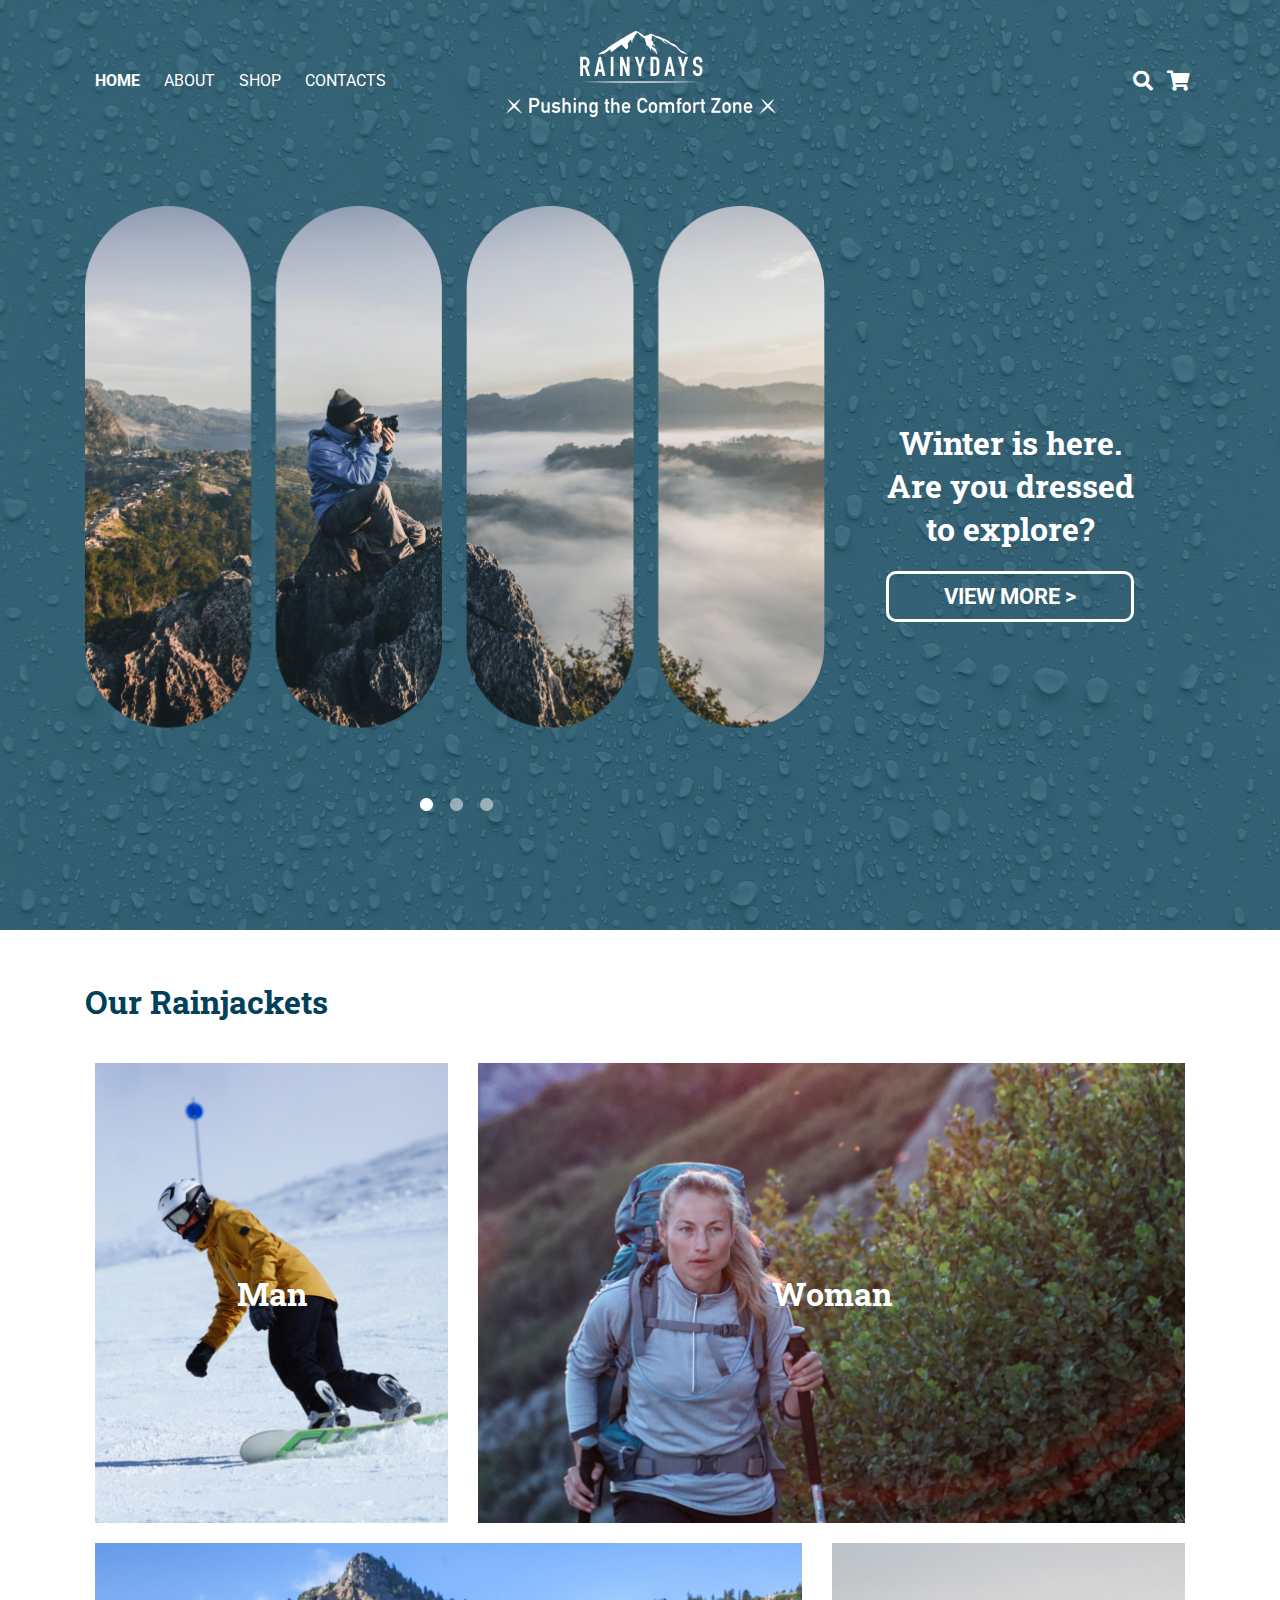
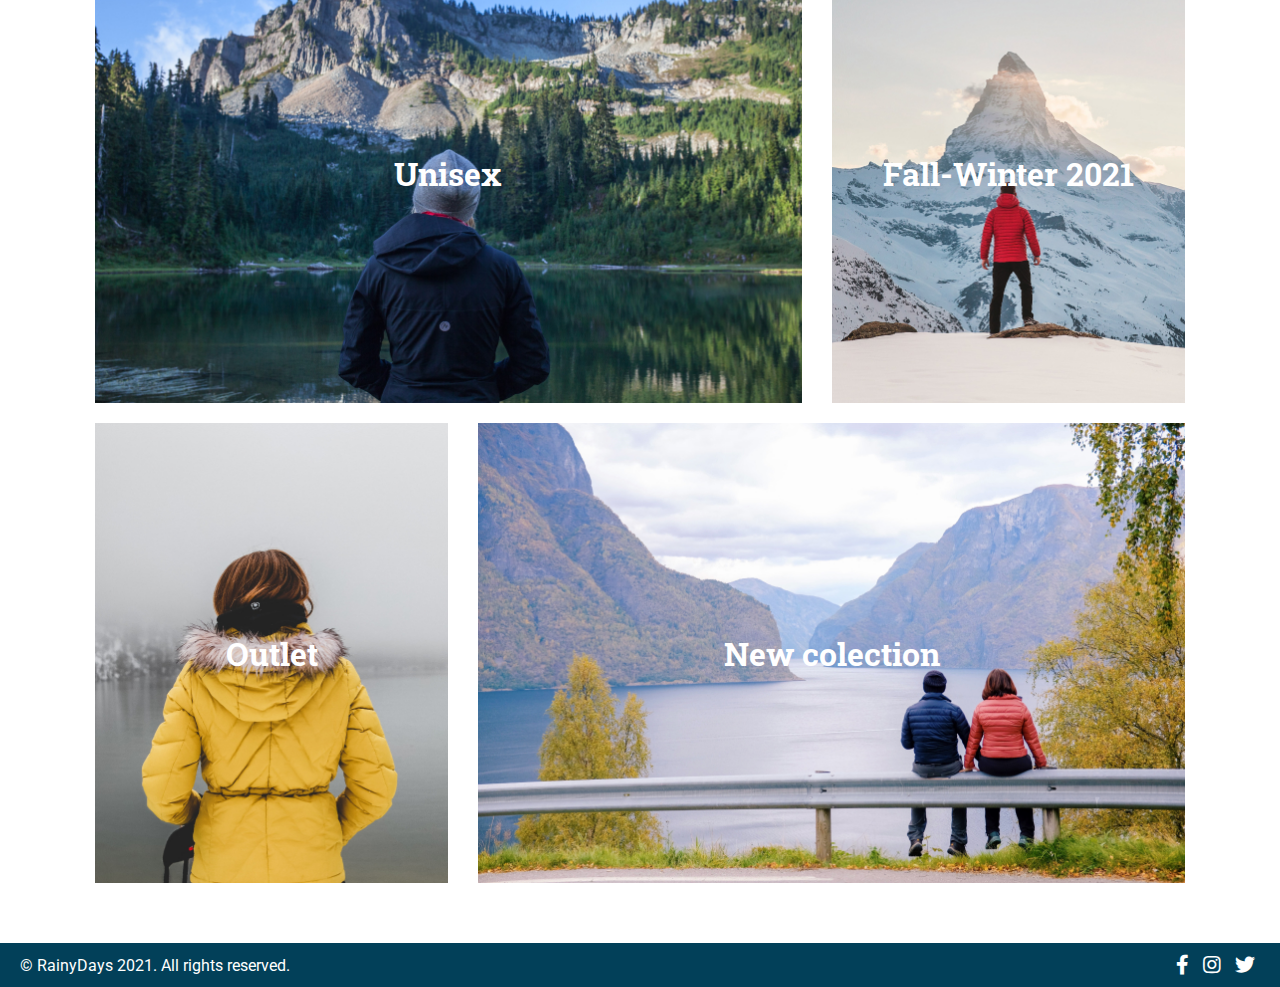
<file: index.html>
<!DOCTYPE html>
<html lang="en">
  <head>
    <meta charset="UTF-8" />
    <meta name="description" content="Durable and affordable Rainjackets" />
    <meta name="keywords" content="homepage,Jacket, onlinestore, Outdoors" />
    <meta name="author" content="Roxanne Franco" />
    <meta name="viewport" content="width=device-width, initial-scale=1.0" />
    <link rel="preconnect" href="https://fonts.googleapis.com" />
    <link rel="preconnect" href="https://fonts.gstatic.com" crossorigin />
    <link
      href="https://fonts.googleapis.com/css2?family=Roboto+Slab:wght@400;700&family=Roboto:wght@400;700&display=swap"
      rel="stylesheet"
    />
    <link rel="stylesheet" href="css/styles.css" />
    <link rel="stylesheet" href="css/all.css" />
    <title>RainyDays | Home</title>
  </head>
  <body class="page-home">
    <!--HEADER-->
    <header class="home-header">
      <div class="center-content">
        <div class="top-header">
          <nav class="menu">
            <ul>
              <li>
                <a class="active" href="#">HOME</a>
              </li>
              <li>
                <a href="about.html">ABOUT</a>
              </li>
              <li>
                <a href="shop.html">SHOP</a>
              </li>
              <li>
                <a href="contact.html">CONTACTS</a>
              </li>
            </ul>
          </nav>
          <!--LOGO-->
          <div class="logo">
            <img src="images/logo.png" alt="logo" />
          </div>
          <!--SEARCH AND CART-->
          <div class="search-cart">
            <ul>
              <li>
                <a href="#"><i class="fas fa-search"></i></a>
              </li>
              <li>
                <a id="shopping-cart" href="cart.html"><i class="fas fa-shopping-cart"></i></a>
                <span id="total-items"></span>
              </li>
            </ul>
          </div>
        </div>
        <div class="welcome-container">
          <div class="welcome-image">
            <img src="images/welcome+carousel.png" alt="photografer and landscapes" />
          </div>
          <div class="welcome-right">
            <h1 class="welcome-text">Winter is here. <span> Are you dressed </span> to explore?</h1>
            <a href="shop.html" class="welcome-button">View More ></a>
          </div>
        </div>
      </div>
    </header>

    <!--CATEGORIES-->
    <div class="categories-home container-margin">
      <div class="center-content">
        <h2 class="page-title">Our Rainjackets</h2>
      </div>
      <div class="container-gallery center-content">
        <div class="row">
          <div class="vertical-image">
            <img src="images/Rectangle8.jpg" alt="man snowboarding" />
            <a href="shop.html">Man</a>
          </div>
          <div class="horizontal-image">
            <img src="images/Rectangle10.jpg" alt="woman hiking" />
            <a href="shop.html">Woman</a>
          </div>
        </div>
        <div class="row">
          <div class="horizontal-image">
            <img src="images/Rectangle15.jpg" alt="person and landscaping" />
            <a href="shop.html">Unisex</a>
          </div>
          <div class="vertical-image">
            <img src="images/Rectangle13.jpg" alt="man on top of mountain" />
            <a href="shop.html">Fall-Winter 2021</a>
          </div>
        </div>
        <div class="row">
          <div class="vertical-image">
            <img src="images/Rectangle12.jpg" alt="woman using yellow jacket" />
            <a href="shop.html">Outlet</a>
          </div>
          <div class="horizontal-image">
            <img src="images/Rectangle11.jpg" alt="couple and landscape" />
            <a href="shop.html">New colection</a>
          </div>
        </div>
      </div>
    </div>

    <!--FOOTER-->
    <footer>
      <div class="copyrights">
        <p>&copy; RainyDays 2021. All rights reserved.</p>
      </div>
      <div class="socials">
        <ul>
          <li>
            <a href="https://www.facebook.com/"><i class="fab fa-facebook-f"></i></a>
          </li>
          <li>
            <a href="https://www.instagram.com/"><i class="fab fa-instagram"></i></a>
          </li>
          <li>
            <a href="https://twitter.com/?lang=en"><i class="fab fa-twitter"></i></a>
          </li>
        </ul>
      </div>
    </footer>
  </body>
</html>
</file>
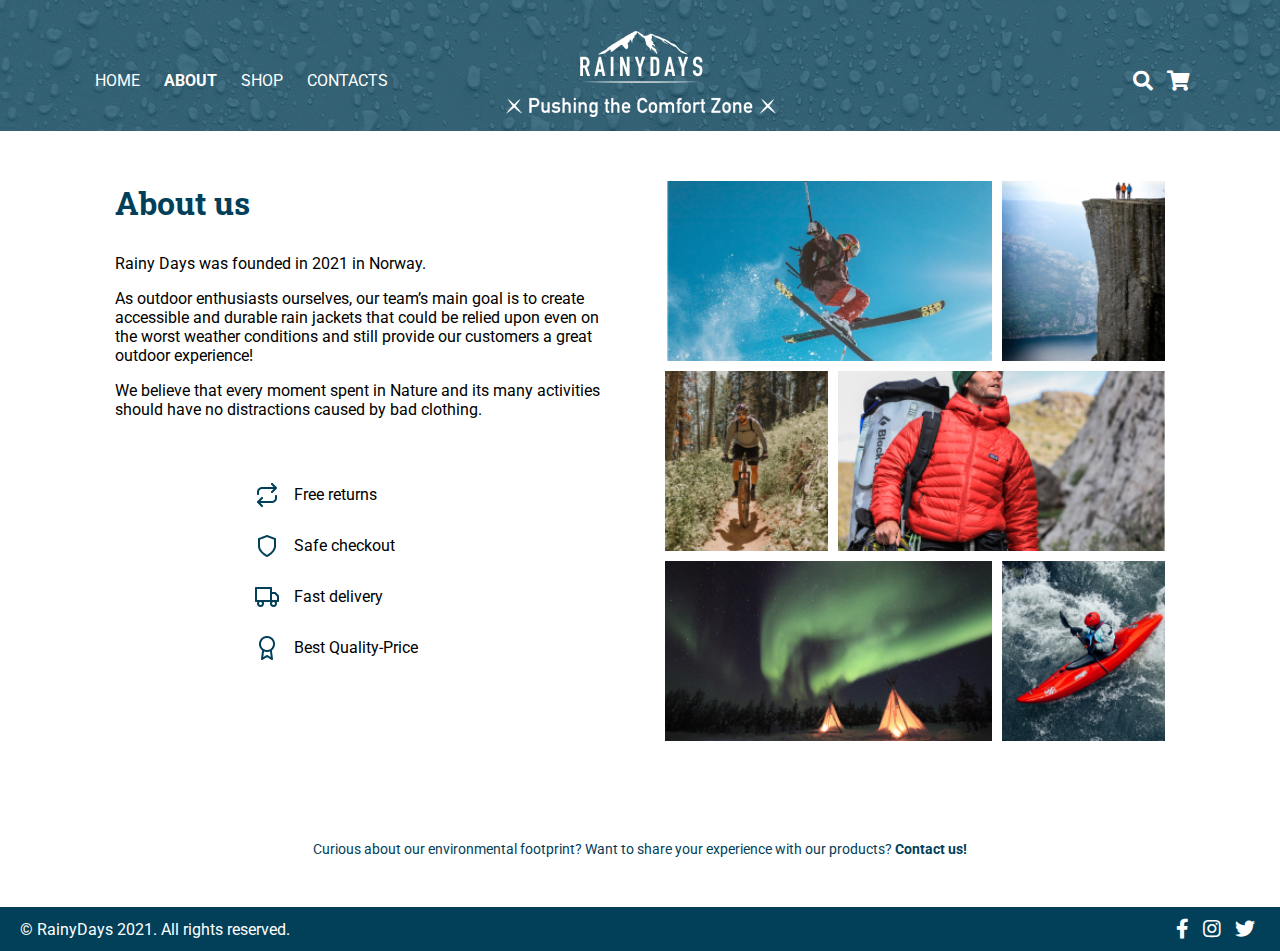
<file: about.html>
<!DOCTYPE html>
<html lang="en">
  <head>
    <meta charset="UTF-8" />
    <meta name="description" content="Info about the company" />
    <meta name="keywords" content="about, company, details" />
    <meta name="author" content="Roxanne Franco" />
    <meta name="viewport" content="width=device-width, initial-scale=1.0" />
    <link rel="preconnect" href="https://fonts.googleapis.com" />
    <link rel="preconnect" href="https://fonts.gstatic.com" crossorigin />
    <link
      href="https://fonts.googleapis.com/css2?family=Roboto+Slab:wght@400;700&family=Roboto:wght@400;700&display=swap"
      rel="stylesheet"
    />
    <link rel="stylesheet" href="css/styles.css" />
    <link rel="stylesheet" href="css/all.css" />
    <title>About us</title>
  </head>
  <body class="page-shop">
    <!--HEADER-->
    <header>
      <div class="center-content">
        <div class="top-header">
          <nav class="menu">
            <ul>
              <li>
                <a href="index.html">HOME</a>
              </li>
              <li>
                <a class="active" href="about.html">ABOUT</a>
              </li>
              <li>
                <a href="shop.html">SHOP</a>
              </li>
              <li>
                <a href="contact.html">CONTACTS</a>
              </li>
            </ul>
          </nav>
          <!--LOGO-->
          <div class="logo">
            <a href="index.html"><img src="images/logo.png" alt="logo" /></a>
          </div>
          <!--SEARCH AND CART-->
          <div class="search-cart">
            <ul>
              <li>
                <a href="#"><i class="fas fa-search"></i></a>
              </li>
              <li>
                <a href="cart.html"><i class="fas fa-shopping-cart"></i></a>
              </li>
            </ul>
          </div>
        </div>
      </div>
    </header>
    <main class="container-margin">
      <div class="center-content">
        <div class="about-content">
          <div class="about-text">
            <h1 class="page-title">About us</h1>
            <p>Rainy Days was founded in 2021 in Norway.</p>
            <p>
              As outdoor enthusiasts ourselves, our team’s main goal is to create accessible and durable rain jackets
              that could be relied upon even on the worst weather conditions and still provide our customers a great
              outdoor experience!
            </p>
            <p>
              We believe that every moment spent in Nature and its many activities should have no distractions caused by
              bad clothing.
            </p>
            <div class="about-icons">
              <div class="icon-plus">
                <img src="images/repeat.png" alt="repeat icon" />
                <p class="icon-description">Free returns</p>
              </div>
              <div class="icon-plus">
                <img src="images/shield.png" alt="shield icon" />
                <p class="icon-description">Safe checkout</p>
              </div>
              <div class="icon-plus">
                <img src="images/truck.png" alt="truck icon" />
                <p class="icon-description">Fast delivery</p>
              </div>
              <div class="icon-plus">
                <img src="images/award.png" alt="award icon" />
                <p class="icon-description">Best Quality-Price</p>
              </div>
            </div>
          </div>
          <div class="about-images">
            <div class="pic-row">
              <img class="pic-horizontal" src="images/Rectangle47.jpg" alt="man skiing" />
              <img
                class="pic-vertical"
                src="images/Rectangle49.jpg"
                alt="people standing on famous hiking spot preikestolen"
              />
            </div>
            <div class="pic-row">
              <img class="pic-vertical" src="images/Rectangle52.jpg" alt="man biking through forest" />
              <img class="pic-horizontal" src="images/Rectangle48.jpg" alt="man with red jacket hiking" />
            </div>
            <div class="pic-row">
              <img class="pic-horizontal" src="images/Rectangle51.jpg" alt="northern lights behind tents" />
              <img class="pic-vertical" src="images/Rectangle50.jpg" alt="person kanooing in river" />
            </div>
          </div>
        </div>
        <p class="contact-note">
          Curious about our environmental footprint? Want to share your experience with our products?
          <a href="contact.html" class="contact-us-link">Contact us!</a>
        </p>
      </div>
    </main>
    <!--FOOTER-->
    <footer>
      <div class="copyrights">
        <p>&copy; RainyDays 2021. All rights reserved.</p>
      </div>
      <div class="socials">
        <ul>
          <li>
            <a href="https://www.facebook.com/"><i class="fab fa-facebook-f"></i></a>
          </li>
          <li>
            <a href="https://www.instagram.com/"><i class="fab fa-instagram"></i></a>
          </li>
          <li>
            <a href="https://twitter.com/?lang=en"><i class="fab fa-twitter"></i></a>
          </li>
        </ul>
      </div>
    </footer>
  </body>
</html>
</file>
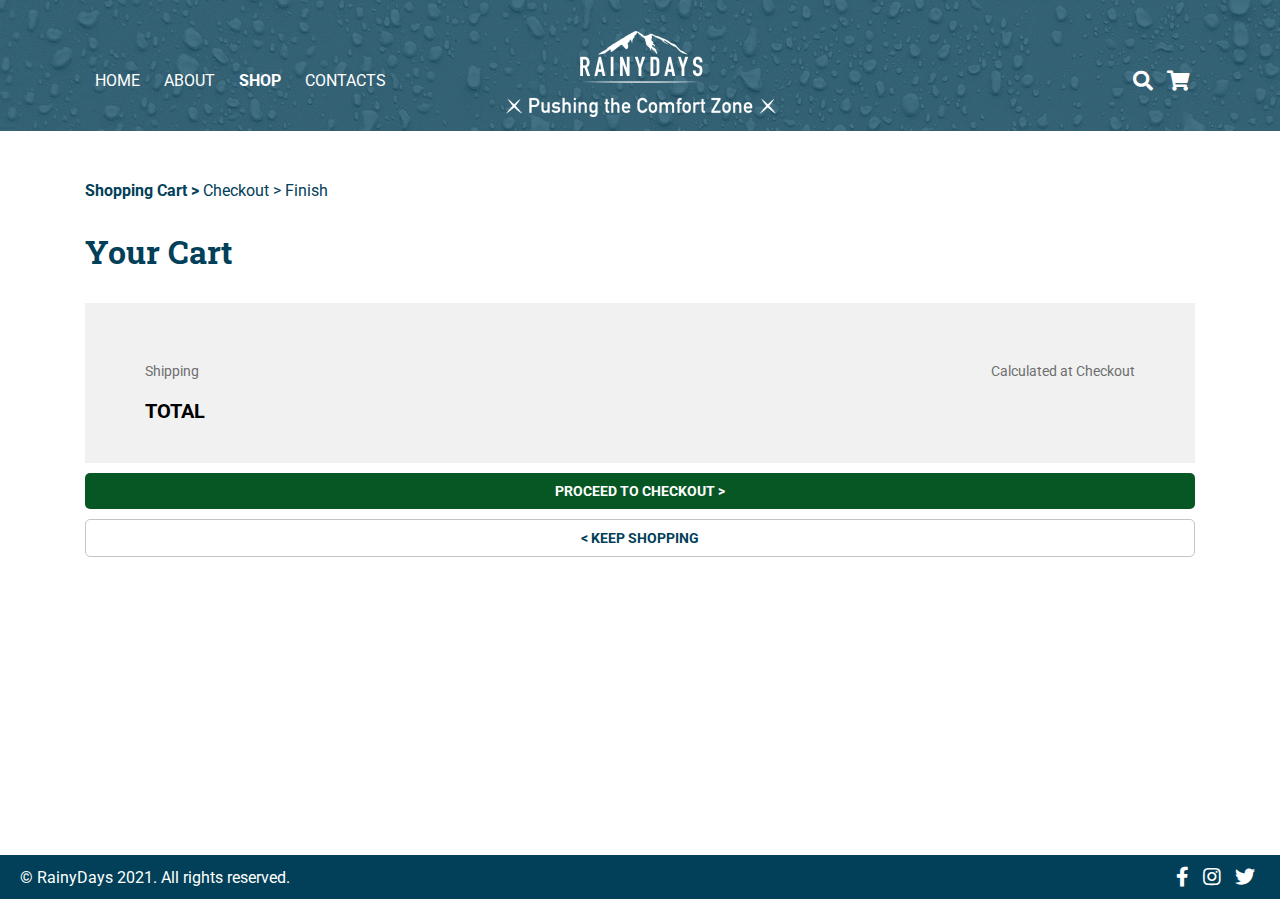
<file: cart.html>
<!DOCTYPE html>
<html lang="en">
  <head>
    <meta charset="UTF-8" />
    <meta name="description" content="Shopping cart content" />
    <meta name="keywords" content="Items, purchase, cart" />
    <meta name="author" content="Roxanne Franco" />
    <meta name="viewport" content="width=device-width, initial-scale=1.0" />
    <link rel="preconnect" href="https://fonts.googleapis.com" />
    <link rel="preconnect" href="https://fonts.gstatic.com" crossorigin />
    <link
      href="https://fonts.googleapis.com/css2?family=Roboto+Slab:wght@400;700&family=Roboto:wght@400;700&display=swap"
      rel="stylesheet"
    />
    <link rel="stylesheet" href="css/styles.css" />
    <link rel="stylesheet" href="css/all.css" />
    <title>Your Cart</title>
  </head>
  <body class="page-shop">
    <!--HEADER-->
    <header>
      <div class="center-content">
        <div class="top-header">
          <nav class="menu">
            <ul>
              <li>
                <a href="index.html">HOME</a>
              </li>
              <li>
                <a href="about.html">ABOUT</a>
              </li>
              <li>
                <a class="active" href="shop.html">SHOP</a>
              </li>
              <li>
                <a href="contact.html">CONTACTS</a>
              </li>
            </ul>
          </nav>
          <!--LOGO-->
          <div class="logo">
            <a href="index.html"><img src="images/logo.png" alt="logo" /></a>
          </div>
          <!--SEARCH AND CART-->
          <div class="search-cart">
            <ul>
              <li>
                <a href="#"><i class="fas fa-search"></i></a>
              </li>
              <li>
                <a href="cart.html"><i class="fas fa-shopping-cart"></i></a>
                <span id="total-items"></span>
              </li>
            </ul>
          </div>
        </div>
      </div>
    </header>
    <main class="container-margin">
      <div class="center-content">
        <div>
          <span class="active breadcrumbs">Shopping Cart > </span>
          <span class="breadcrumbs">Checkout > Finish</span>
        </div>
        <div>
          <h1 class="page-title cart-title">Your Cart</h1>
        </div>
        <div class="bg-grey cart-box">
          <div class="cart-list single-cart"></div>
          <div class="preview-box">
            <div class="preview-details">
              <div class="shipping-detail">
                <span class="first-column">Shipping</span>
                <span>Calculated at Checkout</span>
              </div>
              <div class="total-detail">
                <span class="unique-total first-column">total</span>
                <span class="unique-total total-value"></span>
              </div>
            </div>
          </div>
        </div>
        <!--buttons-->
        <a href="checkout.html" class="checkout-button">Proceed to Checkout &gt; </a>
        <a href="shop.html" class="keep-shopping-button">&lt; Keep Shopping</a>
      </div>
    </main>
    <!--FOOTER-->
    <footer>
      <div class="copyrights">
        <p>&copy; RainyDays 2021. All rights reserved.</p>
      </div>
      <div class="socials">
        <ul>
          <li>
            <a href="https://www.facebook.com/"><i class="fab fa-facebook-f"></i></a>
          </li>
          <li>
            <a href="https://www.instagram.com/"><i class="fab fa-instagram"></i></a>
          </li>
          <li>
            <a href="https://twitter.com/?lang=en"><i class="fab fa-twitter"></i></a>
          </li>
        </ul>
      </div>
    </footer>
    <script src="js/cart.js" type="module"></script>
  </body>
</html>
</file>
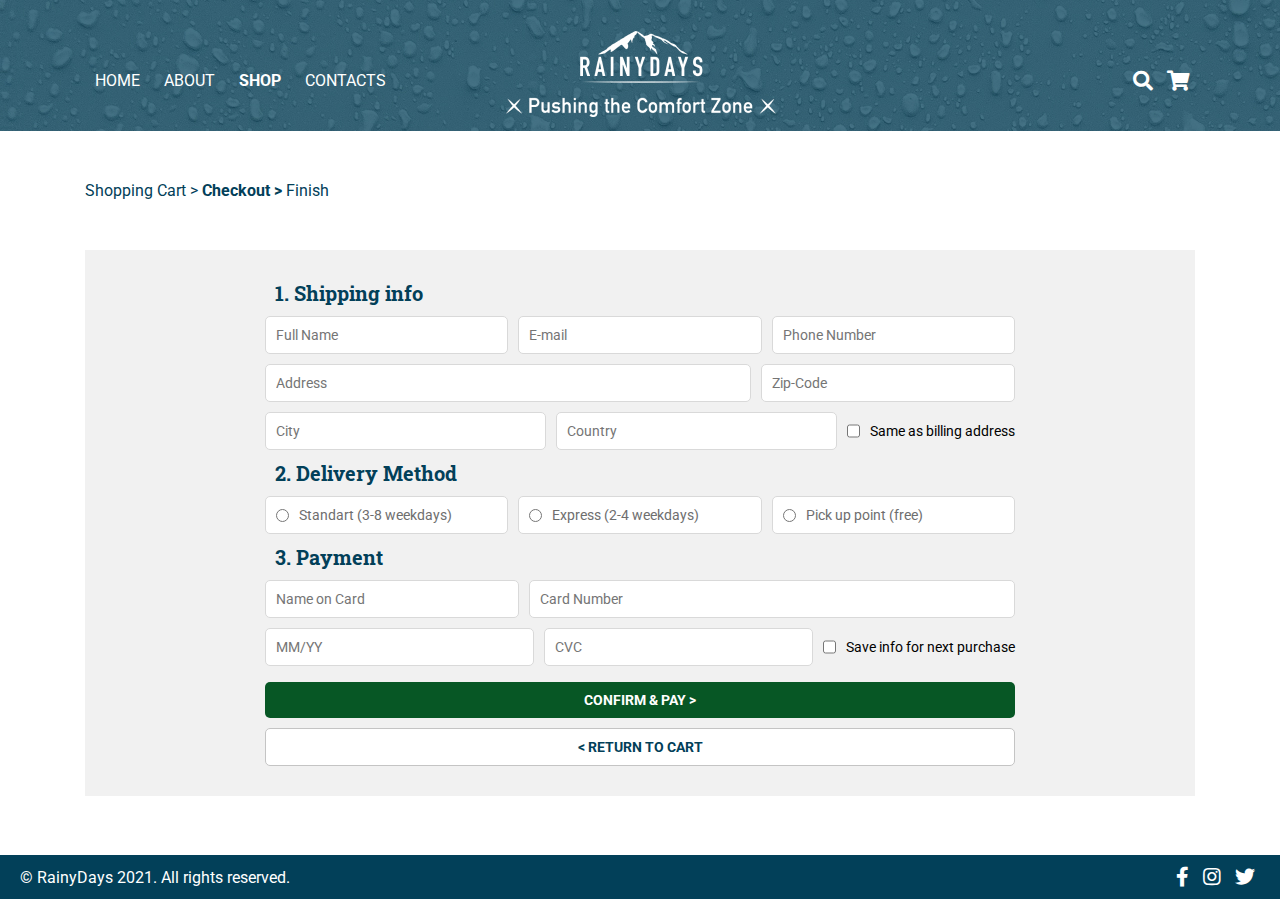
<file: checkout.html>
<!DOCTYPE html>
<html lang="en">
  <head>
    <meta charset="UTF-8" />
    <meta name="description" content="Checkout page with form" />
    <meta name="keywords" content="checkout, finish, order" />
    <meta name="author" content="Roxanne Franco" />
    <meta name="viewport" content="width=device-width, initial-scale=1.0" />
    <link rel="preconnect" href="https://fonts.googleapis.com" />
    <link rel="preconnect" href="https://fonts.gstatic.com" crossorigin />
    <link
      href="https://fonts.googleapis.com/css2?family=Roboto+Slab:wght@400;700&family=Roboto:wght@400;700&display=swap"
      rel="stylesheet"
    />
    <link rel="stylesheet" href="css/styles.css" />
    <link rel="stylesheet" href="css/all.css" />
    <title>Checkout</title>
  </head>
  <body class="page-shop">
    <!--HEADER-->
    <header>
      <div class="center-content">
        <div class="top-header">
          <nav class="menu">
            <ul>
              <li>
                <a href="index.html">HOME</a>
              </li>
              <li>
                <a href="about.html">ABOUT</a>
              </li>
              <li>
                <a class="active" href="shop.html">SHOP</a>
              </li>
              <li>
                <a href="contact.html">CONTACTS</a>
              </li>
            </ul>
          </nav>
          <!--LOGO-->
          <div class="logo">
            <a href="index.html"><img src="images/logo.png" alt="logo" /></a>
          </div>
          <!--SEARCH AND CART-->
          <div class="search-cart">
            <ul>
              <li>
                <a href="#"><i class="fas fa-search"></i></a>
              </li>
              <li>
                <a href="cart.html"><i class="fas fa-shopping-cart"></i></a>
              </li>
            </ul>
          </div>
        </div>
      </div>
    </header>
    <main class="container-margin">
      <div class="center-content">
        <div class="breadcrumbs-box">
          <a href="cart.html"><span class="breadcrumbs">Shopping Cart > </span> </a>
          <span class="active breadcrumbs">Checkout ></span> <span class="breadcrumbs">Finish</span>
        </div>
        <div class="bg-grey">
          <!--SHIPPING-->
          <div id="success"></div>
          <form id="contact-form">
            <h1 class="checkout-title">1. Shipping info</h1>
            <div class="input-row">
              <input id="name" class="input-data input-flex-1" type="text" placeholder="Full Name" />
              <input id="email" class="input-data input-flex-1" type="email" placeholder="E-mail" />
              <input id="number" class="input-data input-flex-1" type="text" placeholder="Phone Number" />
            </div>
            <div class="input-row">
              <input id="address" class="input-data input-flex-2" type="text" placeholder="Address" />
              <input id="zip-code" class="input-data input-flex-1" type="text" placeholder="Zip-Code" />
            </div>
            <div class="input-row">
              <input id="city" class="input-data input-flex-1" type="text" placeholder="City" />
              <input id="country" class="input-data input-flex-1" type="text" placeholder="Country" />
              <div class="check-container">
                <input type="checkbox" />
                <label class="billing-label">Same as billing address</label>
              </div>
            </div>
            <!--DELIVERY-->
            <h2 class="checkout-title">2. Delivery Method</h2>
            <div class="input-row">
              <div class="radio-data input-flex-1">
                <input class="radio-box" type="radio" name="shipping" />
                <label class="radio-label">Standart (3-8 weekdays)</label>
              </div>
              <div class="radio-data input-flex-1">
                <input class="radio-box" type="radio" name="shipping" />
                <label class="radio-label">Express (2-4 weekdays)</label>
              </div>
              <div class="radio-data input-flex-1">
                <input class="radio-box" type="radio" name="shipping" />
                <label class="radio-label">Pick up point (free)</label>
              </div>
            </div>
            <!--PAYMENT-->
            <h2 class="checkout-title">3. Payment</h2>
            <div class="input-row">
              <input id="name-card" class="input-data input-flex-1" type="text" placeholder="Name on Card" />
              <input id="card-number" class="input-data input-flex-2" type="text" placeholder="Card Number" />
            </div>
            <div class="input-row">
              <input id="card-date" class="input-data input-flex-1" type="text" placeholder="MM/YY" />
              <input id="card-cvc" class="input-data" type="text" placeholder="CVC" />
              <div class="check-container">
                <input type="checkbox" />
                <label class="billing-label">Save info for next purchase</label>
              </div>
            </div>
            <ul id="errors"></ul>
            <button class="checkout-button" type="submit">Confirm & Pay &gt;</button>
            <a href="cart.html" class="keep-shopping-button">&lt; Return to Cart</a>
          </form>
          <div></div>
        </div>
      </div>
    </main>
    <!--FOOTER-->
    <footer>
      <div class="copyrights">
        <p>&copy; RainyDays 2021. All rights reserved.</p>
      </div>
      <div class="socials">
        <ul>
          <li>
            <a href="https://www.facebook.com/"><i class="fab fa-facebook-f"></i></a>
          </li>
          <li>
            <a href="https://www.instagram.com/"><i class="fab fa-instagram"></i></a>
          </li>
          <li>
            <a href="https://twitter.com/?lang=en"><i class="fab fa-twitter"></i></a>
          </li>
        </ul>
      </div>
    </footer>
    <script src="js/checkout.js" type="module"></script>
  </body>
</html>
</file>
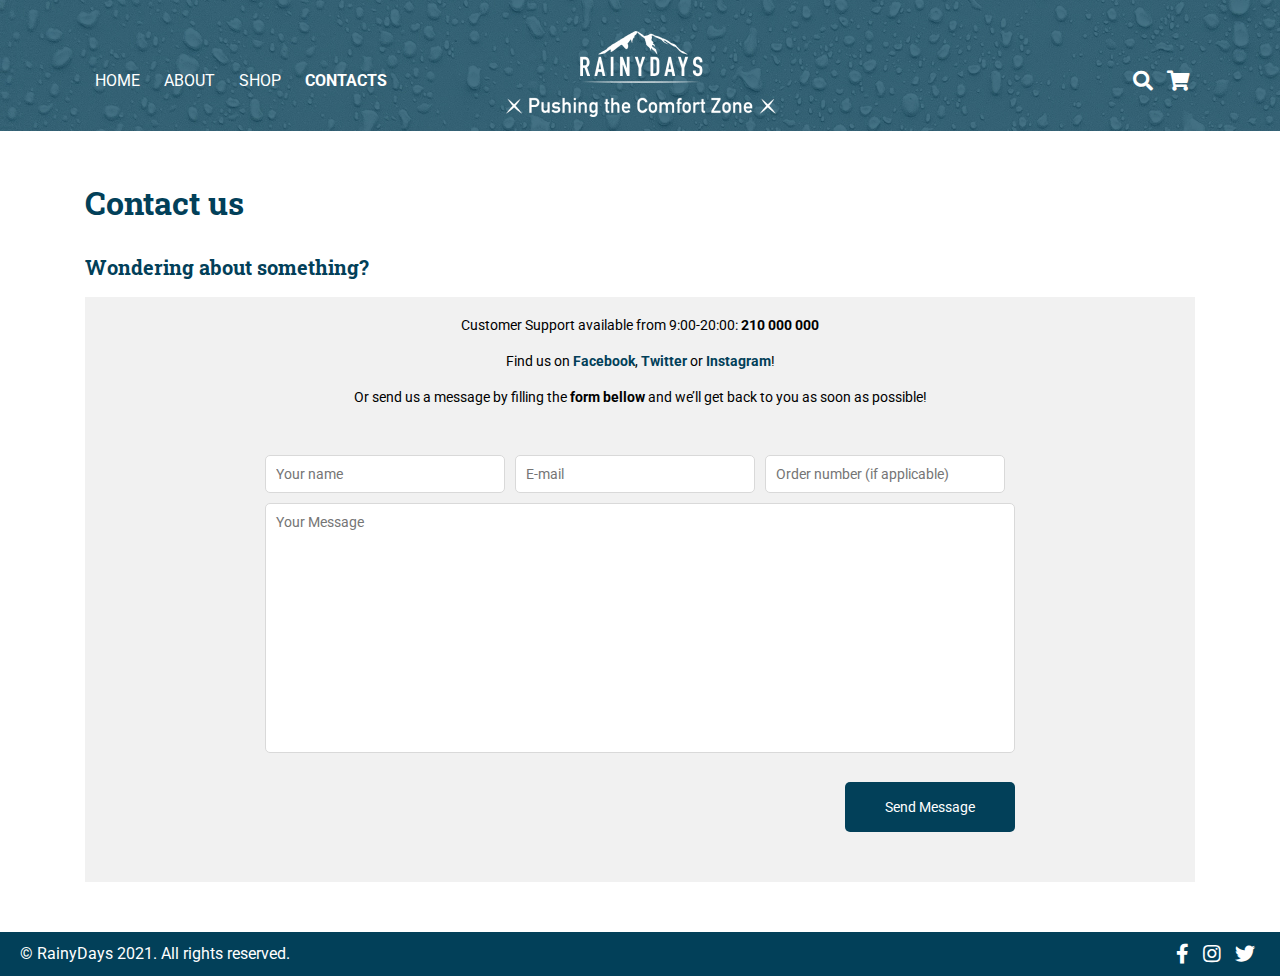
<file: contact.html>
<!DOCTYPE html>
<html lang="en">
  <head>
    <meta charset="UTF-8" />
    <meta name="description" content="Contact page with form" />
    <meta name="keywords" content="contact, form, support, phone, email, socials" />
    <meta name="author" content="Roxanne Franco" />
    <meta name="viewport" content="width=device-width, initial-scale=1.0" />
    <link rel="preconnect" href="https://fonts.googleapis.com" />
    <link rel="preconnect" href="https://fonts.gstatic.com" crossorigin />
    <link
      href="https://fonts.googleapis.com/css2?family=Roboto+Slab:wght@400;700&family=Roboto:wght@400;700&display=swap"
      rel="stylesheet"
    />
    <link rel="stylesheet" href="css/styles.css" />
    <link rel="stylesheet" href="css/all.css" />
    <title>Contact us</title>
  </head>
  <body class="page-shop">
    <!--HEADER-->
    <header>
      <div class="center-content">
        <div class="top-header">
          <nav class="menu">
            <ul>
              <li>
                <a href="index.html">HOME</a>
              </li>
              <li>
                <a href="about.html">ABOUT</a>
              </li>
              <li>
                <a href="shop.html">SHOP</a>
              </li>
              <li>
                <a class="active" href="contact.html">CONTACTS</a>
              </li>
            </ul>
          </nav>
          <!--LOGO-->
          <div class="logo">
            <a href="index.html"><img src="images/logo.png" alt="logo" /></a>
          </div>
          <!--SEARCH AND CART-->
          <div class="search-cart">
            <ul>
              <li>
                <a href="#"><i class="fas fa-search"></i></a>
              </li>
              <li>
                <a href="cart.html"><i class="fas fa-shopping-cart"></i></a>
              </li>
            </ul>
          </div>
        </div>
      </div>
    </header>
    <main class="container-margin">
      <div class="center-content">
        <h1 class="h1-contact page-title">Contact us</h1>
        <h2 class="h2-contact">Wondering about something?</h2>
        <div class="bg-grey">
          <div class="contact-text">
            <p>Customer Support available from 9:00-20:00: <span style="font-weight: bold">210 000 000</span></p>
            <p>Find us on <a href="#">Facebook</a>, <a href="#">Twitter</a> or <a href="#">Instagram</a>!</p>
            <p>
              Or send us a message by filling the <span style="font-weight: bold">form bellow</span> and we’ll get back
              to you as soon as possible!
            </p>
          </div>
          <div id="success"></div>
          <form id="contact-form">
            <div class="input-parent">
              <input id="name" class="input-data input-flex-1" type="text" placeholder="Your name" />
              <input id="email" class="input-data input-flex-1" type="email" placeholder="E-mail" />
              <input
                id="order"
                class="input-data input-flex-1"
                type="text"
                placeholder="Order number (if applicable)"
              />
            </div>
            <textarea
              id="text-area"
              style="resize: none"
              class="input-data input-flex-1"
              placeholder="Your Message"
            ></textarea>
            <div class="button-message">
              <button type="submit" class="apply-button">Send Message</button>
            </div>
            <ul id="errors"></ul>
          </form>
        </div>
      </div>
    </main>
    <!--FOOTER-->
    <footer>
      <div class="copyrights">
        <p>&copy; RainyDays 2021. All rights reserved.</p>
      </div>
      <div class="socials">
        <ul>
          <li>
            <a href="https://www.facebook.com/"><i class="fab fa-facebook-f"></i></a>
          </li>
          <li>
            <a href="https://www.instagram.com/"><i class="fab fa-instagram"></i></a>
          </li>
          <li>
            <a href="https://twitter.com/?lang=en"><i class="fab fa-twitter"></i></a>
          </li>
        </ul>
      </div>
    </footer>
    <script src="js/contact.js" type="module"></script>
  </body>
</html>
</file>
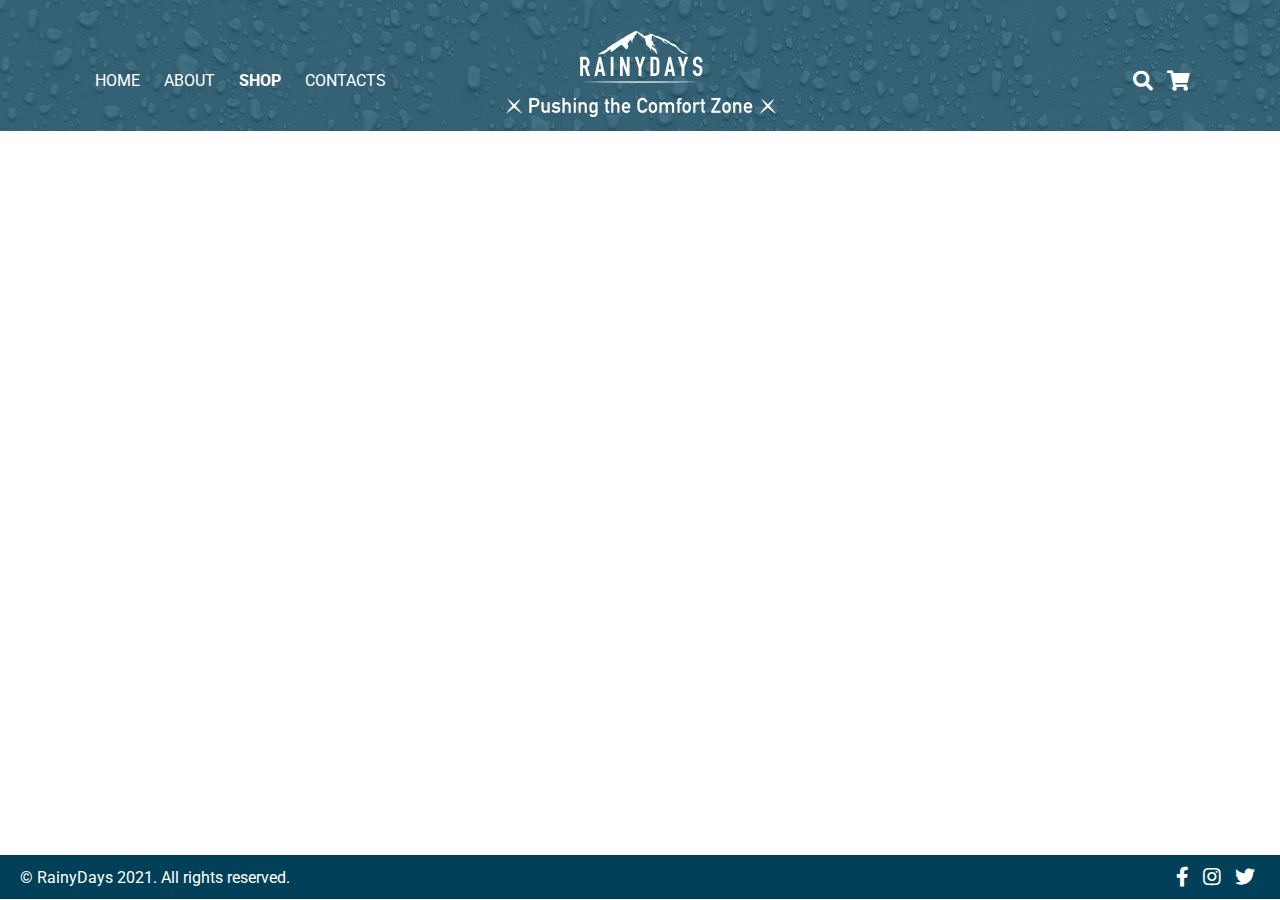
<file: product.html>
<!DOCTYPE html>
<html lang="en">
  <head>
    <meta charset="UTF-8" />
    <meta name="description" content="Example of Jacket for purchase" />
    <meta name="keywords" content="Jacket, Price, Description" />
    <meta name="author" content="Roxanne Franco" />
    <meta name="viewport" content="width=device-width, initial-scale=1.0" />
    <link rel="preconnect" href="https://fonts.googleapis.com" />
    <link rel="preconnect" href="https://fonts.gstatic.com" crossorigin />
    <link
      href="https://fonts.googleapis.com/css2?family=Roboto+Slab:wght@400;700&family=Roboto:wght@400;700&display=swap"
      rel="stylesheet"
    />
    <link rel="stylesheet" href="css/styles.css" />
    <link rel="stylesheet" href="css/all.css" />
    <title>Product</title>
  </head>
  <body class="page-shop">
    <!--HEADER-->
    <header>
      <div class="center-content">
        <div class="top-header">
          <nav class="menu">
            <ul>
              <li>
                <a href="index.html">HOME</a>
              </li>
              <li>
                <a href="about.html">ABOUT</a>
              </li>
              <li>
                <a class="active" href="shop.html">SHOP</a>
              </li>
              <li>
                <a href="contact.html">CONTACTS</a>
              </li>
            </ul>
          </nav>
          <!--LOGO-->
          <div class="logo">
            <a href="index.html"><img src="images/logo.png" alt="logo" /></a>
          </div>
          <!--SEARCH AND CART-->
          <div class="search-cart">
            <ul>
              <li>
                <a href="#"><i class="fas fa-search"></i></a>
              </li>
              <li>
                <a href="cart.html"><i class="fas fa-shopping-cart"></i></a>
                <span id="total-items"></span>
              </li>
            </ul>
          </div>
        </div>
      </div>
    </header>
    <main class="container-margin">
      <div id="single-item" class="center-content">
        <!--PRODUCT SECTION-->
      </div>
      <div id="cart-lateral" class="bg-grey">
        <button id="close-button"><i class="fas fa-times"></i></button>
        <div class="cart-list"></div>
        <h2 class="total">Total</h2>
        <a href="cart.html" class="keep-shopping-button">Go to Cart&gt;</a>
        <a href="checkout.html" class="checkout-button cart-checkout">Proceed to checkout&gt;</a>
      </div>
    </main>
    <!--FOOTER-->
    <footer>
      <div class="copyrights">
        <p>&copy; RainyDays 2021. All rights reserved.</p>
      </div>
      <div class="socials">
        <ul>
          <li>
            <a href="https://www.facebook.com/"><i class="fab fa-facebook-f"></i></a>
          </li>
          <li>
            <a href="https://www.instagram.com/"><i class="fab fa-instagram"></i></a>
          </li>
          <li>
            <a href="https://twitter.com/?lang=en"><i class="fab fa-twitter"></i></a>
          </li>
        </ul>
      </div>
    </footer>
    <script src="js/singleproduct.js" type="module"></script>
  </body>
</html>
</file>
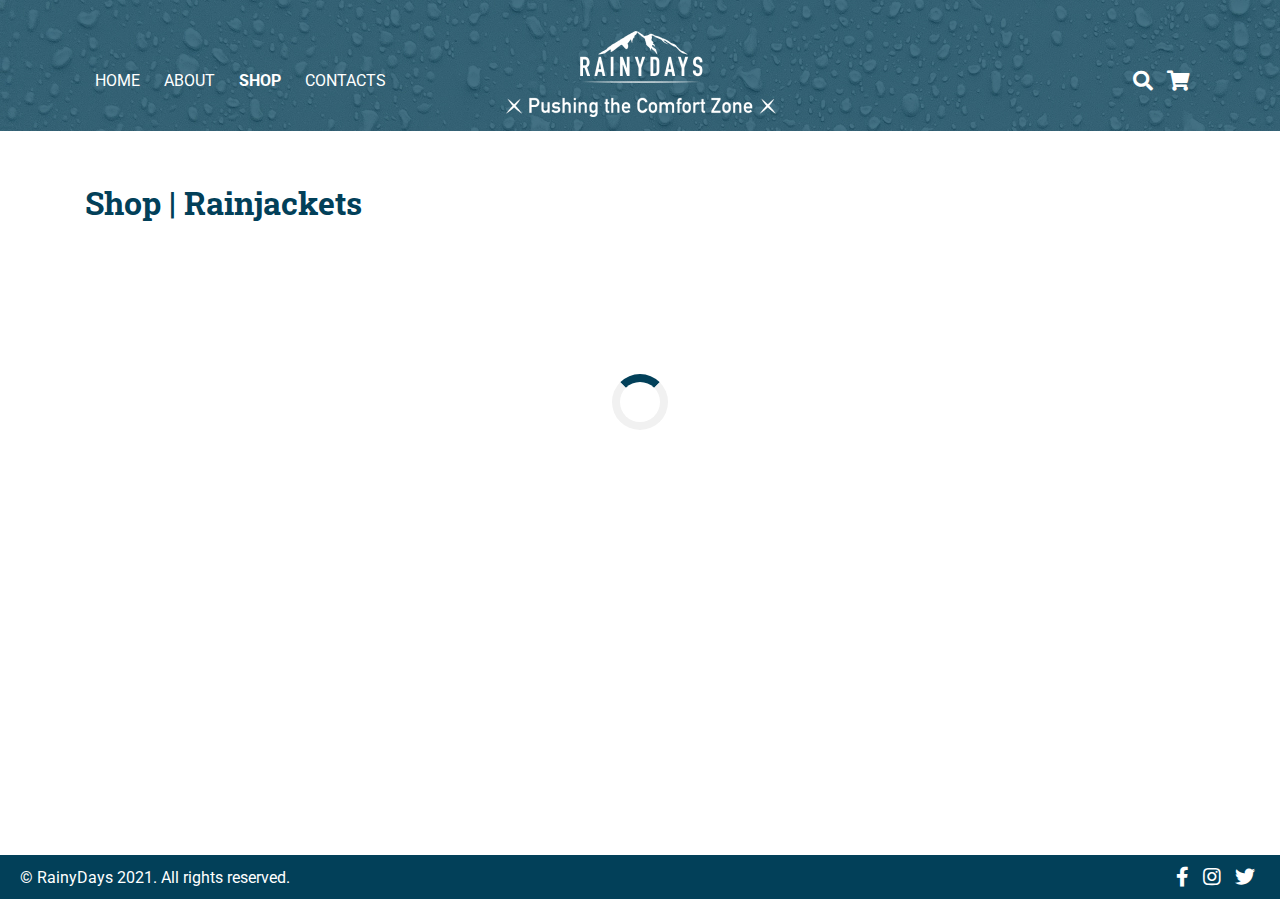
<file: shop.html>
<!DOCTYPE html>
<html lang="en">
  <head>
    <meta charset="UTF-8" />
    <meta name="description" content="List of Jackets for purchase" />
    <meta name="keywords" content="Store, Shop, Jackets, Purchase" />
    <meta name="author" content="Roxanne Franco" />
    <meta name="viewport" content="width=device-width, initial-scale=1.0" />
    <link rel="preconnect" href="https://fonts.googleapis.com" />
    <link rel="preconnect" href="https://fonts.gstatic.com" crossorigin />
    <link
      href="https://fonts.googleapis.com/css2?family=Roboto+Slab:wght@400;700&family=Roboto:wght@400;700&display=swap"
      rel="stylesheet"
    />
    <link rel="stylesheet" href="css/styles.css" />
    <link rel="stylesheet" href="css/all.css" />
    <title>Shop</title>
  </head>
  <body class="page-shop">
    <!--HEADER-->
    <header>
      <div class="center-content">
        <div class="top-header">
          <nav class="menu">
            <ul>
              <li>
                <a href="index.html">HOME</a>
              </li>
              <li>
                <a href="about.html">ABOUT</a>
              </li>
              <li>
                <a class="active" href="#">SHOP</a>
              </li>
              <li>
                <a href="contact.html">CONTACTS</a>
              </li>
            </ul>
          </nav>
          <!--LOGO-->
          <div class="logo">
            <a href="index.html"><img src="images/logo.png" alt="logo" /></a>
          </div>
          <!--SEARCH AND CART-->
          <div class="search-cart">
            <ul>
              <li>
                <a href="#"><i class="fas fa-search"></i></a>
              </li>
              <li>
                <a href="cart.html"><i class="fas fa-shopping-cart"></i></a>
                <span id="total-items"></span>
              </li>
            </ul>
          </div>
        </div>
      </div>
    </header>

    <!--SHOP SECTION-->
    <main class="container-margin">
      <div class="center-content">
        <h1 class="page-title">Shop | Rainjackets</h1>
        <div class="shop-items">
          <div class="loader"></div>
        </div>
      </div>
    </main>
    <div id="cart-lateral" class="bg-grey">
      <button id="close-button"><i class="fas fa-times"></i></button>
      <div class="cart-list"></div>
      <h2 class="total">Total</h2>
      <a href="cart.html" class="keep-shopping-button">Go to Cart&gt;</a>
      <a href="checkout.html" class="checkout-button cart-checkout"
        >Proceed to checkout&gt;</a
      >
    </div>
    <!--FOOTER-->
    <footer>
      <div class="copyrights">
        <p>&copy; RainyDays 2021. All rights reserved.</p>
      </div>
      <div class="socials">
        <ul>
          <li>
            <a href="https://www.facebook.com/"
              ><i class="fab fa-facebook-f"></i
            ></a>
          </li>
          <li>
            <a href="https://www.instagram.com/"
              ><i class="fab fa-instagram"></i
            ></a>
          </li>
          <li>
            <a href="https://twitter.com/?lang=en"
              ><i class="fab fa-twitter"></i
            ></a>
          </li>
        </ul>
      </div>
    </footer>
    <script src="js/products.js" type="module"></script>
  </body>
</html>
</file>
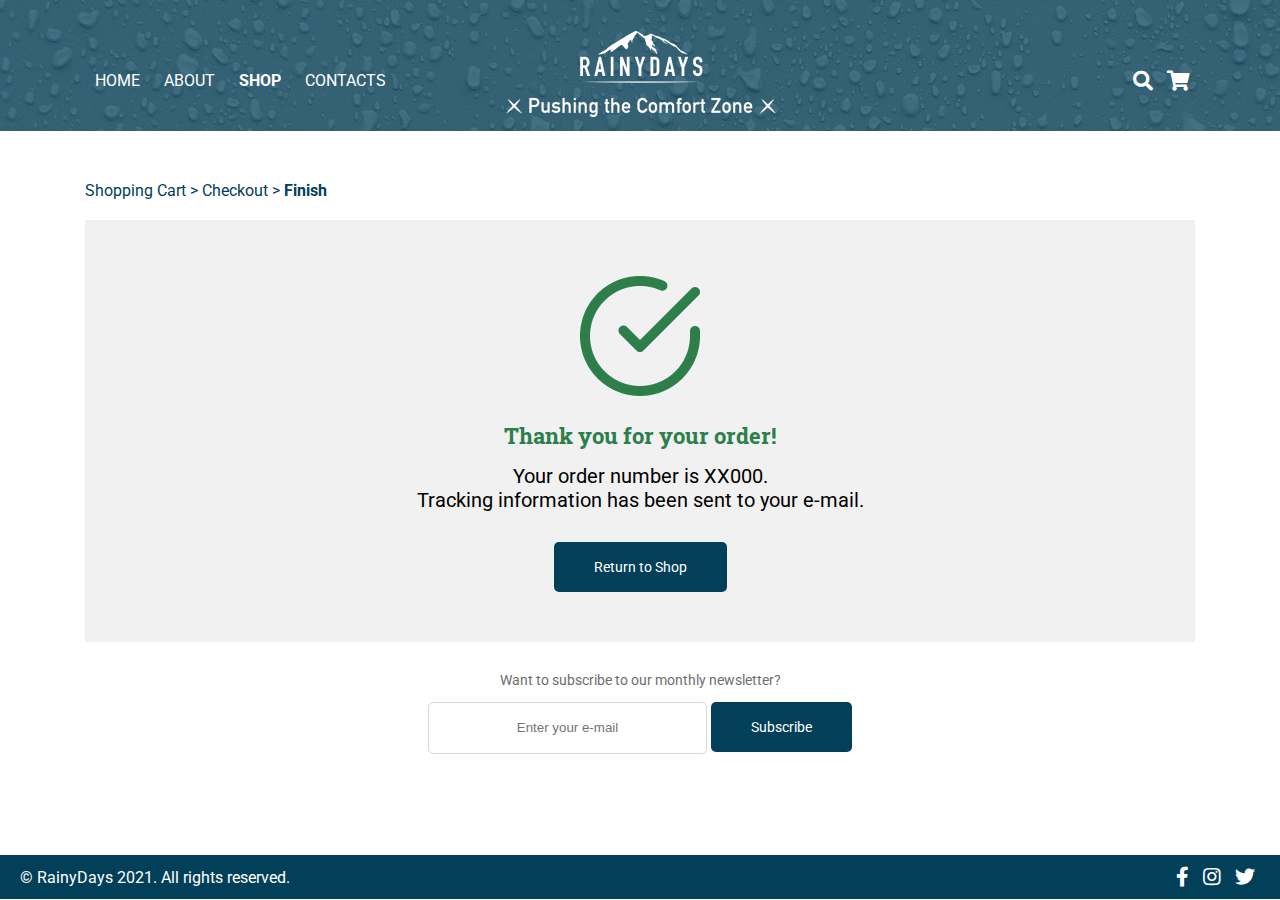
<file: success.html>
<!DOCTYPE html>
<html lang="en">
  <head>
    <meta charset="UTF-8" />
    <meta name="description" content="Confirmation of purchase" />
    <meta name="keywords" content="success, order placed, confirmation, purchase" />
    <meta name="author" content="Roxanne Franco" />
    <meta name="viewport" content="width=device-width, initial-scale=1.0" />
    <link rel="preconnect" href="https://fonts.googleapis.com" />
    <link rel="preconnect" href="https://fonts.gstatic.com" crossorigin />
    <link
      href="https://fonts.googleapis.com/css2?family=Roboto+Slab:wght@400;700&family=Roboto:wght@400;700&display=swap"
      rel="stylesheet"
    />
    <link rel="stylesheet" href="css/styles.css" />
    <link rel="stylesheet" href="css/all.css" />
    <title>Order Placed</title>
  </head>
  <body class="page-shop">
    <!--HEADER-->
    <header>
      <div class="center-content">
        <div class="top-header">
          <nav class="menu">
            <ul>
              <li>
                <a href="index.html">HOME</a>
              </li>
              <li>
                <a href="about.html">ABOUT</a>
              </li>
              <li>
                <a class="active" href="shop.html">SHOP</a>
              </li>
              <li>
                <a href="contact.html">CONTACTS</a>
              </li>
            </ul>
          </nav>
          <!--LOGO-->
          <div class="logo">
            <a href="index.html"><img src="images/logo.png" alt="logo" /></a>
          </div>
          <!--SEARCH AND CART-->
          <div class="search-cart">
            <ul>
              <li>
                <a href="#"><i class="fas fa-search"></i></a>
              </li>
              <li>
                <a href="cart.html"><i class="fas fa-shopping-cart"></i></a>
              </li>
            </ul>
          </div>
        </div>
      </div>
    </header>
    <main class="container-margin">
      <div class="center-content">
        <div class="breadcrumbs-box">
          <span class="breadcrumbs">Shopping Cart > </span>
          <a href="checkout.html"><span class="breadcrumbs">Checkout ></span></a>
          <span class="active breadcrumbs">Finish</span>
        </div>
        <div class="bg-grey">
          <div class="content-success">
            <img src="images/check-circle.png" alt="Green check symbol for success" />
            <h1 class="success-order">Thank you for your order!</h1>
            <h2 class="success-text">Your order number is XX000.</h2>
            <h3 class="tracking-text">Tracking information has been sent to your e-mail.</h3>
            <a href="shop.html" class="apply-button">Return to Shop</a>
          </div>
        </div>
        <div class="subscribe-box">
          <h3 class="newsletter-note">Want to subscribe to our monthly newsletter?</h3>
          <input class="discount-input" type="text" placeholder="Enter your e-mail" />
          <a href="#" class="apply-button">Subscribe</a>
        </div>
      </div>
    </main>
    <!--FOOTER-->
    <footer>
      <div class="copyrights">
        <p>&copy; RainyDays 2021. All rights reserved.</p>
      </div>
      <div class="socials">
        <ul>
          <li>
            <a href="https://www.facebook.com/"><i class="fab fa-facebook-f"></i></a>
          </li>
          <li>
            <a href="https://www.instagram.com/"><i class="fab fa-instagram"></i></a>
          </li>
          <li>
            <a href="https://twitter.com/?lang=en"><i class="fab fa-twitter"></i></a>
          </li>
        </ul>
      </div>
    </footer>
  </body>
</html>
</file>
<file: css/styles.css>
:root {
  --main-blue: #024059;
  --main-font: "Roboto", sans-serif;
  --second-font: "Roboto Slab", serif;
  --grey: #f1f1f1;
  --dark-grey: #d9d9d9;
}

header {
  background-image: url(../images/pattern.jpg);
}

.home-header {
  min-height: 100vh;
}
body {
  font-family: var(--main-font);
  margin: 0;
}
footer {
  background-color: var(--main-blue);
  padding: 15px;
  display: flex;
  align-items: center;
  padding: 10px 20px;
}
.copyrights {
  color: white;
}
footer p {
  margin: 0;
}
.socials li {
  list-style-type: none;
  display: inline-block;
  font-size: 20px;
  padding: 0 5px;
}
.socials ul {
  margin: 0;
  padding-left: 0;
}
.socials li a {
  text-decoration: none;
  color: white;
}
.socials {
  margin-left: auto;
}
.menu {
  flex: 1;
}
.menu a {
  text-decoration: none;
  color: white;
  font-size: 16px;
}
.menu li {
  display: inline-block;
  padding: 0 10px;
}
.menu ul {
  margin: 0;
  padding: 0;
}

.logo {
  padding-bottom: 10px;
}
.search-cart ul {
  margin: 0;
  padding-left: 0;
  list-style-type: none;
  display: inline-block;
}
.search-cart li a {
  color: white;
  text-decoration: none;
  list-style-type: none;
  font-size: 20px;
  padding: 0 5px;
}
.search-cart li {
  display: inline-block;
}
.search-cart {
  flex: 1;
  text-align: right;
}

#cart-lateral {
  position: fixed;
  top: 0;
  right: 0;
  bottom: 0;
  width: 300px;
  display: none;
  flex-direction: column;
}

#close-button {
  all: unset;
  margin-right: 50px;
  margin-top: 30px;
  font-size: 30px;
  text-align: right;
  color: var(--main-blue);
  cursor: pointer;
}

.cart-list {
  flex: 1;
  padding: 10px;
}

a.checkout-button.cart-checkout {
  margin-bottom: 50px;
}

.cart-item {
  margin-left: 20px;
}

.cart-item span {
  font-family: var(--second-font);
  font-size: 20px;
  color: var(--main-blue);
  border: solid #024059 2px;
  padding: 5px;
  float: right;
  margin-right: 80px;
  margin-top: 55px;
}

.cart-item img {
  width: 80px;
  height: 80px;
  object-fit: contain;
}

i {
  pointer-events: none;
}

#cart-lateral h2 {
  position: fixed;
  bottom: 200px;
  margin-left: 50px;
}

.cart-image {
  width: 100px;
  height: 100px;
  background-size: cover;
}

.cart-checkout {
  margin-bottom: 5px;
}

.top-header {
  display: flex;
  align-items: center;
  padding-top: 30px;
}
.active {
  font-weight: bold;
}

.center-content {
  max-width: 1110px;
  margin-left: auto;
  margin-right: auto;
}
.container-gallery {
  margin-top: 120px;
  margin-bottom: 30px;
  margin-top: 0px;
}
.row {
  display: flex;
  gap: 10px;
}
.vertical-image {
  flex: 1;
  height: 460px;
  padding: 10px;
  position: relative;
}
.horizontal-image {
  flex: 2;
  height: 460px;
  padding: 10px;
  position: relative;
}
.row img {
  width: 100%;
  height: 100%;
  object-fit: cover;
}
.page-title {
  font-family: var(--second-font);
  color: var(--main-blue);
  font-size: 32px;
  margin: 0;
}
.page-shop .page-title,
.page-home .page-title {
  margin-bottom: 30px;
}

.container-margin {
  margin: 50px 0;
  min-height: calc(100vh - 141px - 35px - 100px);
}
.vertical-image a,
.horizontal-image a {
  position: absolute;
  top: 0;
  left: 0;
  right: 0;
  bottom: 0;
  justify-content: center;
  align-items: center;
  display: flex;
  font-family: var(--second-font);
  font-size: 32px;
  font-weight: bold;
  color: white;
  text-decoration: none;
}

.welcome-container {
  display: flex;
  align-items: center;
  padding-bottom: 40px;
  min-height: calc(100vh - 141px);
}
.welcome-image {
  flex: 2;
}

.welcome-image img {
  width: 100%;
}
.welcome-right {
  flex: 1;
  display: flex;
  flex-direction: column;
  align-items: center;
}
.welcome-text {
  color: white;
  font-family: var(--second-font);
  font-size: 32px;
  font-weight: bold;
  text-align: center;
}

.welcome-text span {
  display: block;
}

.welcome-button {
  background-color: transparent;
  font-family: var(--main-font);
  font-weight: bold;
  border: 3px solid white;
  text-transform: uppercase;
  color: white;
  font-size: 22px;
  padding: 10px 55px;
  border-radius: 10px;
  text-decoration: none;
}

.welcome-button:hover {
  background-color: white;
  color: var(--main-blue);
}

.shop-items {
  display: flex;
  flex-wrap: wrap;
  gap: 10px;
}

.shop-item-container {
  flex-grow: 1;
  width: calc(33.3333% - 10px);
}

.shop-item {
  background-color: var(--grey);
  text-align: center;
  padding: 40px;
  box-sizing: border-box;
  display: block;
  text-decoration: none;
  transition: background-color 200ms ease;
}

.shop-item:hover {
  background-color: #d5d5d5;
}
.image-size {
  width: 100%;
  max-width: 175px;
}

.item-title,
.item-price {
  font-family: var(--main-font);
  margin: 0%;
  padding-top: 5px;
}
.item-title {
  font-size: 20px;
  color: #6e6e6e;
  margin-top: 50px;
}
.item-price {
  font-size: 16px;
  color: black;
}

.box-product {
  display: flex;
  align-items: center;
  justify-content: center;
}

.box-product img {
  width: 70%;
  height: 70%;
  object-fit: contain;
}

.bg-grey {
  background-color: var(--grey);
}

.size-options {
  text-align: center;
  font-size: 20px;
  text-decoration: none;
  list-style-type: none;
  display: flex;
  padding: 0;
}

.size-options li {
  transition: border 200ms ease;
}

.size-options li:hover {
  border-color: var(--main-blue);
}

.size-options li:first-child {
  margin-left: 0;
}

.unique-size {
  margin: 0 10px;
  width: 53px;
  height: 53px;
  display: flex;
  border: 1px solid #c4c4c4;
  justify-content: center;
  align-items: center;
}
.second-title {
  color: black;
  font-size: 26px;
}

.product-title {
  font-size: 30px;
  color: #6e6e6e;
  margin: 0;
}

.product-boxes {
  display: flex;
  gap: 30px;
}

.product-boxes > div {
  flex: 1;
}

.price-tag {
  color: black;
  font-family: var(--main-font);
  font-size: 30px;
  font-weight: bold;
}

.title-price {
  text-align: center;
  margin-bottom: 30px;
}

.color-balls {
  padding-left: 0;
}
.color-balls li {
  opacity: 1;
  transition: opacity 200ms ease;
}

.color-balls li:hover {
  opacity: 0.5;
}

.color-balls li:first-child {
  margin-left: 0;
}

.unique-color {
  display: inline-block;
  border-radius: 50%;
  width: 42px;
  height: 42px;
  margin: 5px;
}

.product-details {
  font-family: var(--main-font);
  font-size: 16px;
  color: black;
  margin-top: 20px;
  margin-bottom: 0;
}

.cart-button {
  background-color: var(--main-blue);
  font-family: var(--main-font);
  font-weight: bold;
  text-transform: uppercase;
  color: white;
  font-size: 22px;
  padding: 10px;
  border-radius: 10px;
  border: 3px solid transparent;
  text-decoration: none;
  display: block;
  margin-top: 20px;
  text-align: center;
}

.cart-all {
  display: block;
  width: 100%;
  margin-bottom: 20px;
}

.cart-button:hover {
  background-color: white;
  color: var(--main-blue);
  border-color: var(--main-blue);
}

.delivery-note {
  color: var(--main-blue);
  font-family: var(--main-font);
  font-size: 16px;
}

.item-details {
  padding: 30px;
}

.active span {
  font-family: var(--second-font);
}

.breadcrumbs-box {
  padding-bottom: 20px;
}
.breadcrumbs {
  font-family: var(--main-font);
  color: #024059;
  font-size: 16px;
}

a {
  text-decoration: none;
}

.product-row {
  display: flex;
  align-items: center;
  padding: 30px;
  border-bottom: 2px solid var(--dark-grey);
}

.image-box {
  position: relative;
  background-color: var(--dark-grey);
  padding: 10px;
  border-radius: 10px;
}

.image-box img {
  max-height: 90px;
}

.image-box span {
  background-color: white;
  color: var(--main-blue);
  font-size: 14px;
  font-weight: bold;
  border-radius: 5px;
  height: 24px;
  width: 24px;
  display: flex;
  align-items: center;
  justify-content: center;
  position: absolute;
  top: -8px;
  right: -8px;
}
.product-row .title {
  font-weight: normal;
  font-family: var(--main-font);
  font-size: 20px;
  color: black;
  margin: 0;
  flex: 1;
  margin: 0 20px;
}
.cart-title {
  padding-top: 30px;
}
.product-row .price {
  font-family: var(--main-font);
  font-size: 20px;
  color: black;
  font-weight: bold;
  margin: 0 20px;
}
.product-row .unique-color,
.product-row .unique-size {
  margin: 0 20px;
}
.trash-icon {
  text-decoration: none;
  color: black;
  font-size: 25px;
}

.container-size-color-price {
  display: flex;
  align-items: center;
}

.preview-box {
  display: flex;
}
.preview-details {
  flex: 1;
  padding: 30px;
}
.subtotal-detail,
.shipping-detail,
.total-detail {
  display: flex;
  padding: 10px 30px;
  font-family: var(--main-font);
  font-size: 14px;
  color: #6e6e6e;
}

.unique-total {
  font-size: 20px;
  color: black;
  font-weight: bold;
  text-transform: uppercase;
}

#total-items {
  color: white;
}
.discount-code {
  display: flex;
  flex: 1;
  align-items: center;
  justify-content: center;
}

.first-column {
  flex: 1;
}

.discount-input {
  text-align: center;
  padding: 0 50px;
  line-height: 50px;
  border-radius: 5px;
  border: 1px solid var(--dark-grey);
}

.apply-button {
  display: inline-block;
  font-family: var(--main-font);
  font-size: 14px;
  color: white;
  background-color: var(--main-blue);
  padding: 17px 40px;
  border: 0;
  border-radius: 5px;
  text-decoration: none;
  cursor: pointer;
}

.checkout-button,
.keep-shopping-button {
  font-family: var(--main-font);
  font-weight: bold;
  text-transform: uppercase;
  color: white;
  font-size: 14px;
  padding: 10px;
  border-radius: 5px;
  text-decoration: none;
  display: block;
  margin-top: 10px;
  text-align: center;
  border: 0;
  width: 100%;
  box-sizing: border-box;
}
.checkout-button {
  background-color: #075725;
}
.keep-shopping-button {
  background-color: white;
  color: var(--main-blue);
  border: 1px solid #c4c4c4;
}

.error-msg {
  font-family: var(--second-font);
  font-size: 14px;
  color: red;
}

form {
  max-width: 750px;
  margin-left: auto;
  margin-right: auto;
  padding: 20px 0 30px 0;
}
.checkout-title {
  font-family: var(--second-font);
  color: var(--main-blue);
  font-size: 20px;
  margin: 10px;
}
.radio-data {
  display: flex;
  background-color: white;
  border: 1px solid var(--dark-grey);
  border-radius: 5px;
  padding: 10px;
  align-items: center;
}
.radio-data input {
  margin-right: 10px;
}
.billing-label,
.radio-label {
  display: flex;
  font-family: var(--main-font);
  font-size: 14px;
  color: black;
  align-items: center;
}
.radio-label {
  color: #6e6e6e;
}

.radio-box {
  margin: 0;
  align-items: center;
}
.input-data {
  flex: 1;
  width: 100%;
  box-sizing: border-box;
  font-family: var(--main-font);
  font-size: 14px;
  color: #6e6e6e;
  display: inline-block;
  background-color: white;
  border: 1px solid var(--dark-grey);
  border-radius: 5px;
  padding: 10px;
}

.input-row {
  display: flex;
  margin: 10px 0;
  gap: 10px;
}
.input-flex-1 {
  flex: 1;
}
.input-flex-2 {
  flex: 2;
}

#success {
  font-family: var(--second-font);
  font-size: 30px;
  color: green;
  text-align: center;
  margin: 30px;
}

.check-container {
  display: flex;
}

.check-container input {
  margin: 0;
  margin-right: 10px;
}

.content-success {
  text-align: center;
  padding: 50px 20px;
}

.success-order {
  font-family: var(--second-font);
  font-size: 22px;
  color: #2c7e4b;
}

.success-text,
.tracking-text {
  margin: 0;
  font-family: var(--main-font);
  font-size: 20px;
  color: black;
  font-weight: normal;
}

.tracking-text {
  margin-bottom: 30px;
}
.newsletter-note {
  font-family: var(--main-font);
  font-size: 14px;
  color: #6e6e6e;
  font-weight: normal;
  margin-top: 30px;
}
.subscribe-box {
  text-align: center;
}
.about-content {
  display: flex;
  padding: 0 30px;
}
.about-text,
.about-images {
  flex: 1;
}
.about-text h1 {
  margin-bottom: 10px;
}
.about-text,
.about-icons {
  margin-right: 50px;
}
.about-text p,
.icon-description {
  font-family: var(--main-font);
  font-size: 16px;
  color: black;
}
.about-icons {
  margin-top: 50px;
  margin-left: auto;
  margin-right: auto;
  max-width: 220px;
}
.about-icons img {
  padding-right: 15px;
}

.contact-us-link {
  text-decoration: none;
  font-weight: bold;
  color: var(--main-blue);
}
.icon-plus {
  margin: 0;
  align-items: center;
  display: flex;
}

.contact-note {
  font-family: var(--main-font);
  font-size: 14px;
  color: var(--main-blue);
  text-align: center;
  margin-top: 90px;
  margin-bottom: 30px;
}

.pic-row {
  display: flex;
  gap: 10px;
  margin-bottom: 10px;
}

.pic-horizontal {
  flex: 2;
}

.pic-vertical {
  flex: 1;
}

.pic-horizontal,
.pic-vertical {
  height: 180px;
  width: 100%;
  object-fit: cover;
}
.input-parent {
  display: flex;
}
.input-parent input {
  margin-right: 10px;
}
.h2-contact {
  font-family: var(--second-font);
  font-size: 20px;
  color: var(--main-blue);
}
.h1-contact .h2-contact {
  text-align: center;
}
.contact-text {
  text-align: center;
}

.contact-text p {
  margin: 0;
  padding-top: 20px;
  font-family: var(--main-font);
  font-size: 14px;
  color: black;
}

.contact-text p a {
  text-decoration: none;
  color: var(--main-blue);
  font-weight: bold;
}
textarea {
  height: 250px;
  width: 730px;
  padding-bottom: 10px;
  margin-top: 10px;
}

.button-message {
  margin-top: 25px;
  margin-bottom: 20px;
  text-align: right;
}

.loader {
  border: 8px solid var(--grey); /* Light grey */
  border-top: 8px solid var(--main-blue); /* Blue */
  border-radius: 50%;
  width: 40px;
  height: 40px;
  animation: spin 2s linear infinite;
  margin-left: auto;
  margin-right: auto;
  margin-top:120px;
}

@keyframes spin {
  0% { transform: rotate(0deg); }
  100% { transform: rotate(360deg); }
}

/* RESPONSIVE RULES */
@media only screen and (max-width: 1200px) {
  .welcome-container {
    flex-direction: column;
    min-height: calc(100vh - 204px);
    padding-top: 40px;
  }
  .welcome-image {
    flex: none;
    padding: 0 20px;
  }
  .welcome-right {
    flex: none;
  }
  .categories-home h2 {
    text-align: center;
  }
  .row {
    display: block;
  }
  .vertical-image,
  .horizontal-image {
    height: 450px;
    margin: 0 20px;
  }
  .page-title {
    text-align: center;
  }
  .shop-item-container {
    width: calc(50% - 10px);
  }
}
@media only screen and (max-width: 1210px) {
  .page-title,
  .h2-contact {
    text-align: center;
  }
  .shop-items {
    padding: 0 30px;
  }
  .product-boxes {
    margin: 0 30px;
  }
}
@media only screen and (max-width: 1120px) {
  .center-content {
    margin: 0 30px;
  }
}
@media only screen and (max-width: 1030px) {
  .welcome-image {
    padding: 10px;
  }
  .top-header {
    flex-direction: column;
  }
  .menu {
    order: 2;
    margin-top: 20px;
    margin-bottom: 20px;
  }
  .logo {
    order: 1;
  }
  .search-cart {
    order: 3;
    padding-bottom: 10px;
  }
  .preview-box {
    display: block;
    padding-bottom: 10px;
  }
}
@media only screen and (max-width: 895px) {
  .product-row {
    display: block;
    text-align: center;
  }
  .image-box img {
    max-height: initial;
  }
  .image-box {
    display: inline-block;
  }
  .container-size-color-price {
    justify-content: center;
  }
  .title {
    padding: 20px;
  }
}
@media only screen and (max-width: 815px) {
  form {
    padding: 20px;
  }
  .input-row {
    display: block;
    margin: 0;
  }
  .input-data {
    width: 100%;
    box-sizing: border-box;
    margin-bottom: 5px;
  }
  .check-container {
    margin: 10px 0 15px 0;
  }
  .about-content {
    display: block;
  }
  .pic-horizontal,
  .pic-vertical {
    height: 260px;
  }
  .about-images {
    margin-top: 30px;
  }

  .about-text p {
    padding-top: 10px;
    text-align: center;
  }
  .input-parent {
    display: block;
  }
}
@media only screen and (max-width: 960px) {
  .product-boxes {
    display: block;
  }
  .box-product {
    margin-left: auto;
    margin-right: auto;
    padding: 30px;
  }

  .box-product img {
  }

  .title-price {
    margin-top: 30px;
  }
  .contact-text p {
    margin: 20px 30px;
  }
}
@media only screen and (max-width: 620px) {
  .shop-item-container {
    width: calc(100% - 10px);
  }
  .shop-items {
    padding: 0 30px;
  }
  .box-product {
    margin-left: auto;
    margin-right: auto;
  }

  .box-product img {
    width: 100%;
    display: inline-block;
    height: auto;
  }
  .pic-row {
    display: block;
    margin-bottom: 0;
  }
  .pic-row img {
    margin-bottom: 10px;
  }
  .about-text {
    margin-right: 0;
  }
}
@media only screen and (max-width: 445px) {
  .discount-code {
    text-align: center;
  }
  .apply-button {
    margin-top: 10px;
  }

  #cart-lateral {
    width: 290px;
  }

  .image-box img {
    width: 100%;
  }
}
@media only screen and (max-width: 400px) {
  .menu li {
    padding: 0 6px;
  }
  .welcome-text {
    font-size: 24px;
  }
  .vertical-image,
  .horizontal-image {
    height: 300px;
    margin: 0 20px;
  }
  .socials {
    text-align: center;
  }

  .copyrights {
    text-align: center;
    margin-bottom: 10px;
  }
  footer {
    display: block;
  }
}
</file>
